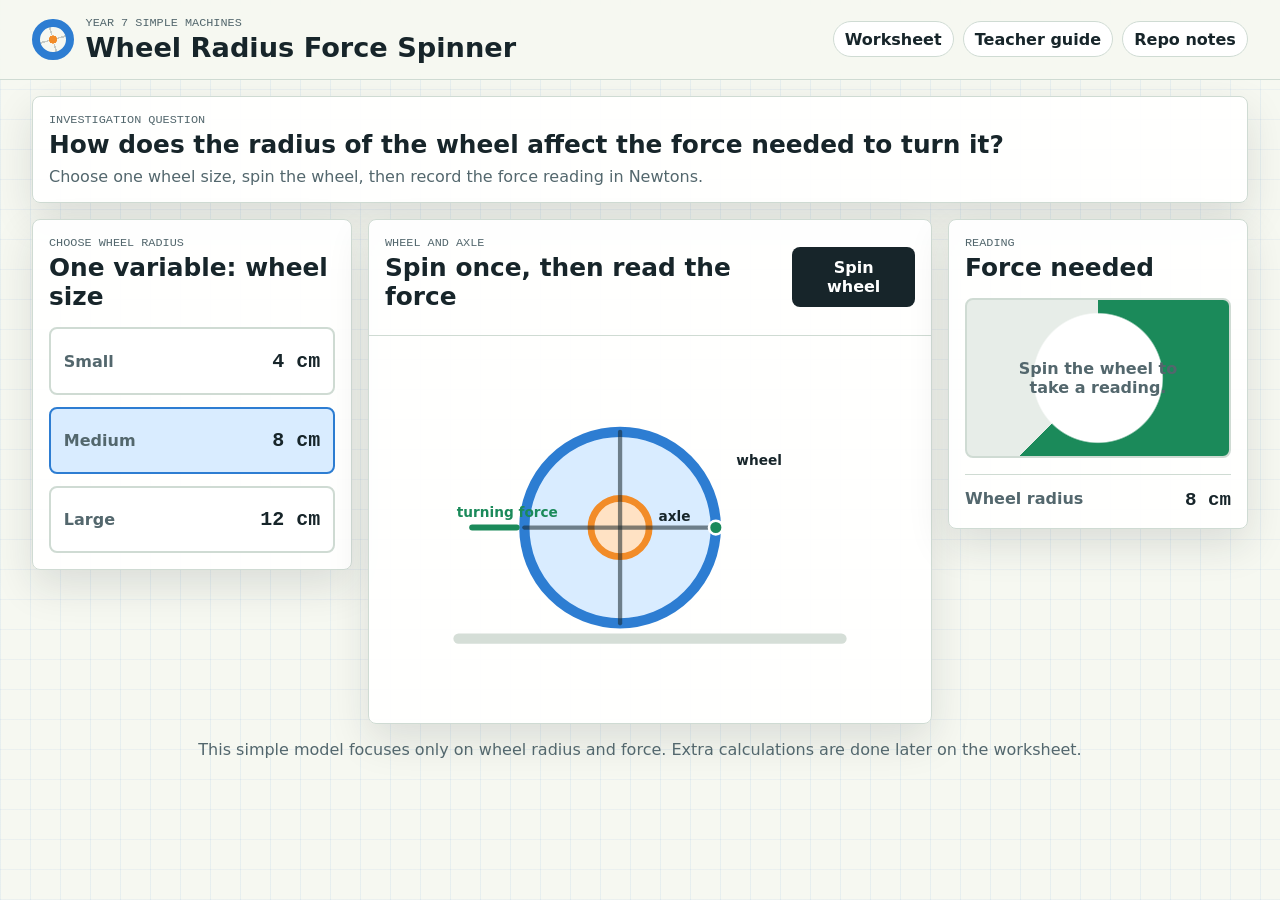
<file: index.html>
<!doctype html>
<html lang="en">
<head>
  <meta charset="utf-8">
  <meta name="viewport" content="width=device-width, initial-scale=1">
  <title>Wheel Radius Force Spinner</title>
  <meta name="description" content="A simple Year 7 wheel-and-axle simulator focused on wheel radius and force in Newtons.">
  <link rel="icon" href="favicon.svg" type="image/svg+xml">
  <link rel="stylesheet" href="styles.css">
</head>
<body>
  <a class="skip-link" href="#simulator">Skip to simulator</a>

  <header class="topbar">
    <div class="brand">
      <span class="brand-icon" aria-hidden="true"></span>
      <div>
        <p class="eyebrow">Year 7 simple machines</p>
        <h1>Wheel Radius Force Spinner</h1>
      </div>
    </div>
    <nav aria-label="Lesson resources">
      <a href="worksheet.html">Worksheet</a>
      <a href="teacher-guide.html">Teacher guide</a>
      <a href="README.md">Repo notes</a>
    </nav>
  </header>

  <main id="simulator" class="sim-shell">
    <section class="intro">
      <p class="eyebrow">Investigation question</p>
      <h2>How does the radius of the wheel affect the force needed to turn it?</h2>
      <p>Choose one wheel size, spin the wheel, then record the force reading in Newtons.</p>
    </section>

    <section class="radius-panel" aria-labelledby="radius-title">
      <p class="eyebrow">Choose wheel radius</p>
      <h2 id="radius-title">One variable: wheel size</h2>
      <div class="radius-options" role="radiogroup" aria-label="Wheel radius">
        <button class="radius-option" type="button" data-radius="4" aria-pressed="false">
          <span>Small</span>
          <strong>4 cm</strong>
        </button>
        <button class="radius-option is-selected" type="button" data-radius="8" aria-pressed="true">
          <span>Medium</span>
          <strong>8 cm</strong>
        </button>
        <button class="radius-option" type="button" data-radius="12" aria-pressed="false">
          <span>Large</span>
          <strong>12 cm</strong>
        </button>
      </div>
    </section>

    <section class="machine-panel" aria-labelledby="machine-title">
      <div class="machine-heading">
        <div>
          <p class="eyebrow">Wheel and axle</p>
          <h2 id="machine-title">Spin once, then read the force</h2>
        </div>
        <button id="spinButton" class="spin-button" type="button">Spin wheel</button>
      </div>

      <div class="machine-stage">
        <svg class="machine-svg" viewBox="0 0 620 420" role="img" aria-labelledby="svgTitle svgDesc">
          <title id="svgTitle">Wheel and axle model</title>
          <desc id="svgDesc">A wheel attached to a smaller axle. The wheel size changes when a radius option is selected.</desc>
          <g class="ground">
            <line x1="86" y1="340" x2="534" y2="340"></line>
          </g>
          <g id="rotor" class="rotor">
            <circle id="wheel" class="wheel" cx="275" cy="210" r="112"></circle>
            <circle id="axle" class="axle" cx="275" cy="210" r="34"></circle>
            <line id="spokeOne" class="spoke" x1="163" y1="210" x2="387" y2="210"></line>
            <line id="spokeTwo" class="spoke" x1="275" y1="98" x2="275" y2="322"></line>
            <circle id="rimDot" class="rim-dot" cx="387" cy="210" r="8"></circle>
          </g>
          <text id="wheelLabel" class="svg-label" x="410" y="122">wheel</text>
          <text class="svg-label" x="320" y="202">axle</text>
          <path class="force-line" d="M 102 210 L 154 210"></path>
          <text class="svg-label force-label" x="84" y="198">turning force</text>
        </svg>
      </div>
    </section>

    <aside class="reading-panel" aria-labelledby="reading-title">
      <p class="eyebrow">Reading</p>
      <h2 id="reading-title">Force needed</h2>
      <div class="gauge" aria-live="polite">
        <span id="readingPrompt">Spin the wheel to take a reading.</span>
        <strong id="forceReading" hidden>15 N</strong>
      </div>
      <dl class="selected-radius">
        <div>
          <dt>Wheel radius</dt>
          <dd id="radiusReading">8 cm</dd>
        </div>
      </dl>
    </aside>
  </main>

  <footer class="footer-note">
    <p>This simple model focuses only on wheel radius and force. Extra calculations are done later on the worksheet.</p>
  </footer>

  <script src="model.js"></script>
  <script src="script.js"></script>
</body>
</html>
</file>
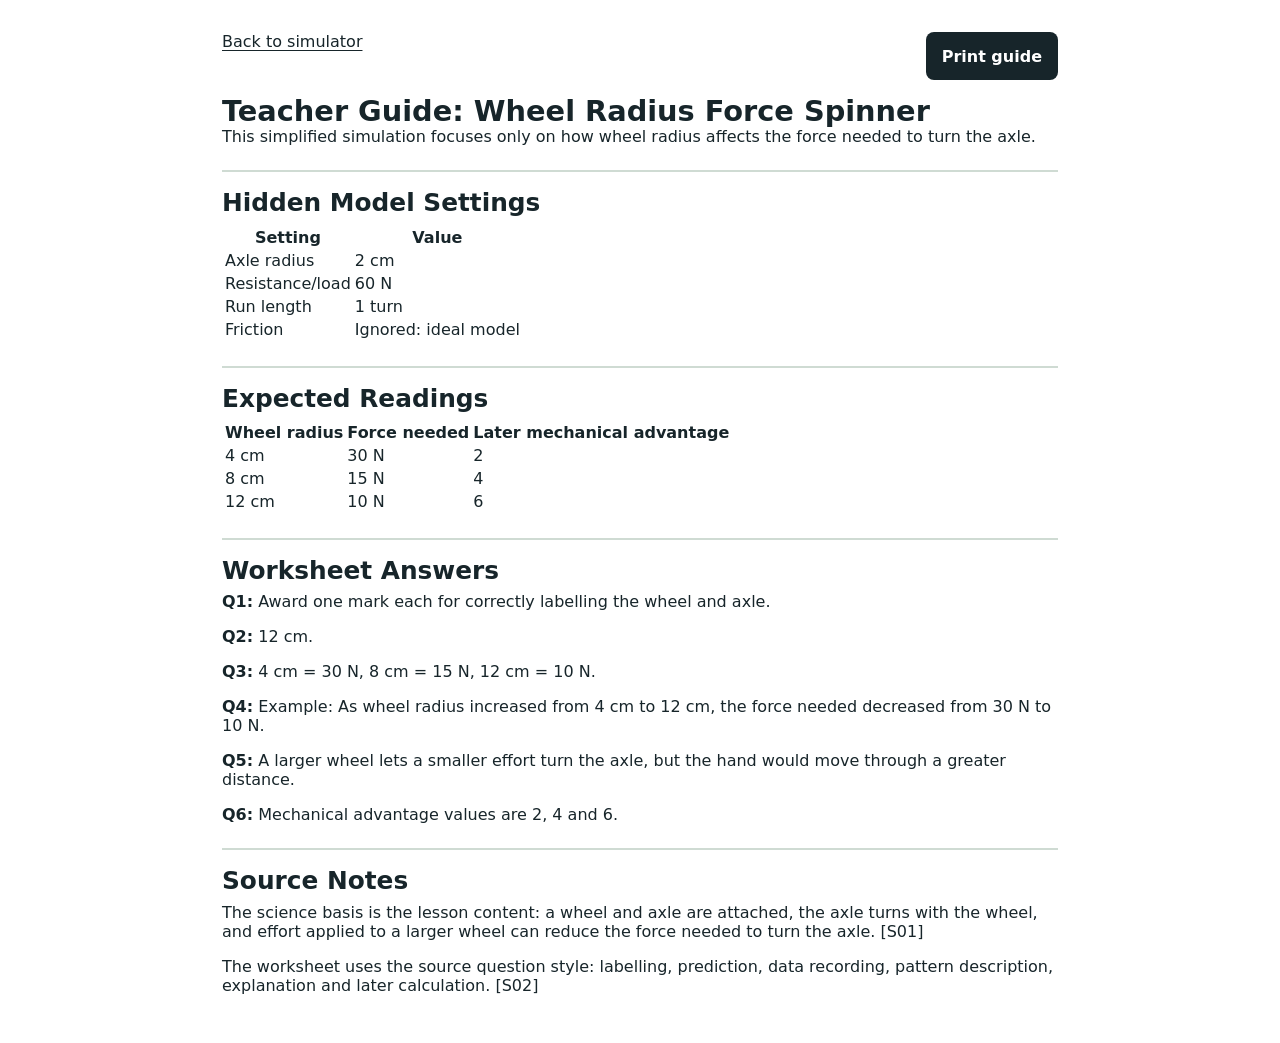
<file: teacher-guide.html>
<!doctype html>
<html lang="en">
<head>
  <meta charset="utf-8">
  <meta name="viewport" content="width=device-width, initial-scale=1">
  <title>Teacher Guide - Wheel Radius Force Spinner</title>
  <link rel="icon" href="favicon.svg" type="image/svg+xml">
  <link rel="stylesheet" href="styles.css">
  <style>
    body { background: #fff; }
    .guide { max-width: 900px; margin: 0 auto; padding: 2rem; }
    .guide h1 { font-size: 1.8rem; }
    .guide h2 { margin-top: 1.5rem; border-top: 2px solid var(--line); padding-top: 1rem; }
    .print-actions { display: flex; justify-content: space-between; gap: 1rem; margin-bottom: 1rem; }
    .guide table { min-width: 0; }
    @media print {
      .print-actions { display: none; }
      .guide { padding: 0; }
      a { color: inherit; text-decoration: none; }
    }
  </style>
</head>
<body>
  <main class="guide">
    <div class="print-actions">
      <a href="index.html">Back to simulator</a>
      <button class="spin-button" onclick="window.print()" type="button">Print guide</button>
    </div>

    <h1>Teacher Guide: Wheel Radius Force Spinner</h1>
    <p>This simplified simulation focuses only on how wheel radius affects the force needed to turn the axle.</p>

    <h2>Hidden Model Settings</h2>
    <table>
      <thead><tr><th>Setting</th><th>Value</th></tr></thead>
      <tbody>
        <tr><td>Axle radius</td><td>2 cm</td></tr>
        <tr><td>Resistance/load</td><td>60 N</td></tr>
        <tr><td>Run length</td><td>1 turn</td></tr>
        <tr><td>Friction</td><td>Ignored: ideal model</td></tr>
      </tbody>
    </table>

    <h2>Expected Readings</h2>
    <table>
      <thead><tr><th>Wheel radius</th><th>Force needed</th><th>Later mechanical advantage</th></tr></thead>
      <tbody>
        <tr><td>4 cm</td><td>30 N</td><td>2</td></tr>
        <tr><td>8 cm</td><td>15 N</td><td>4</td></tr>
        <tr><td>12 cm</td><td>10 N</td><td>6</td></tr>
      </tbody>
    </table>

    <h2>Worksheet Answers</h2>
    <p><strong>Q1:</strong> Award one mark each for correctly labelling the wheel and axle.</p>
    <p><strong>Q2:</strong> 12 cm.</p>
    <p><strong>Q3:</strong> 4 cm = 30 N, 8 cm = 15 N, 12 cm = 10 N.</p>
    <p><strong>Q4:</strong> Example: As wheel radius increased from 4 cm to 12 cm, the force needed decreased from 30 N to 10 N.</p>
    <p><strong>Q5:</strong> A larger wheel lets a smaller effort turn the axle, but the hand would move through a greater distance.</p>
    <p><strong>Q6:</strong> Mechanical advantage values are 2, 4 and 6.</p>

    <h2>Source Notes</h2>
    <p>The science basis is the lesson content: a wheel and axle are attached, the axle turns with the wheel, and effort applied to a larger wheel can reduce the force needed to turn the axle. [S01]</p>
    <p>The worksheet uses the source question style: labelling, prediction, data recording, pattern description, explanation and later calculation. [S02]</p>
  </main>
</body>
</html>
</file>
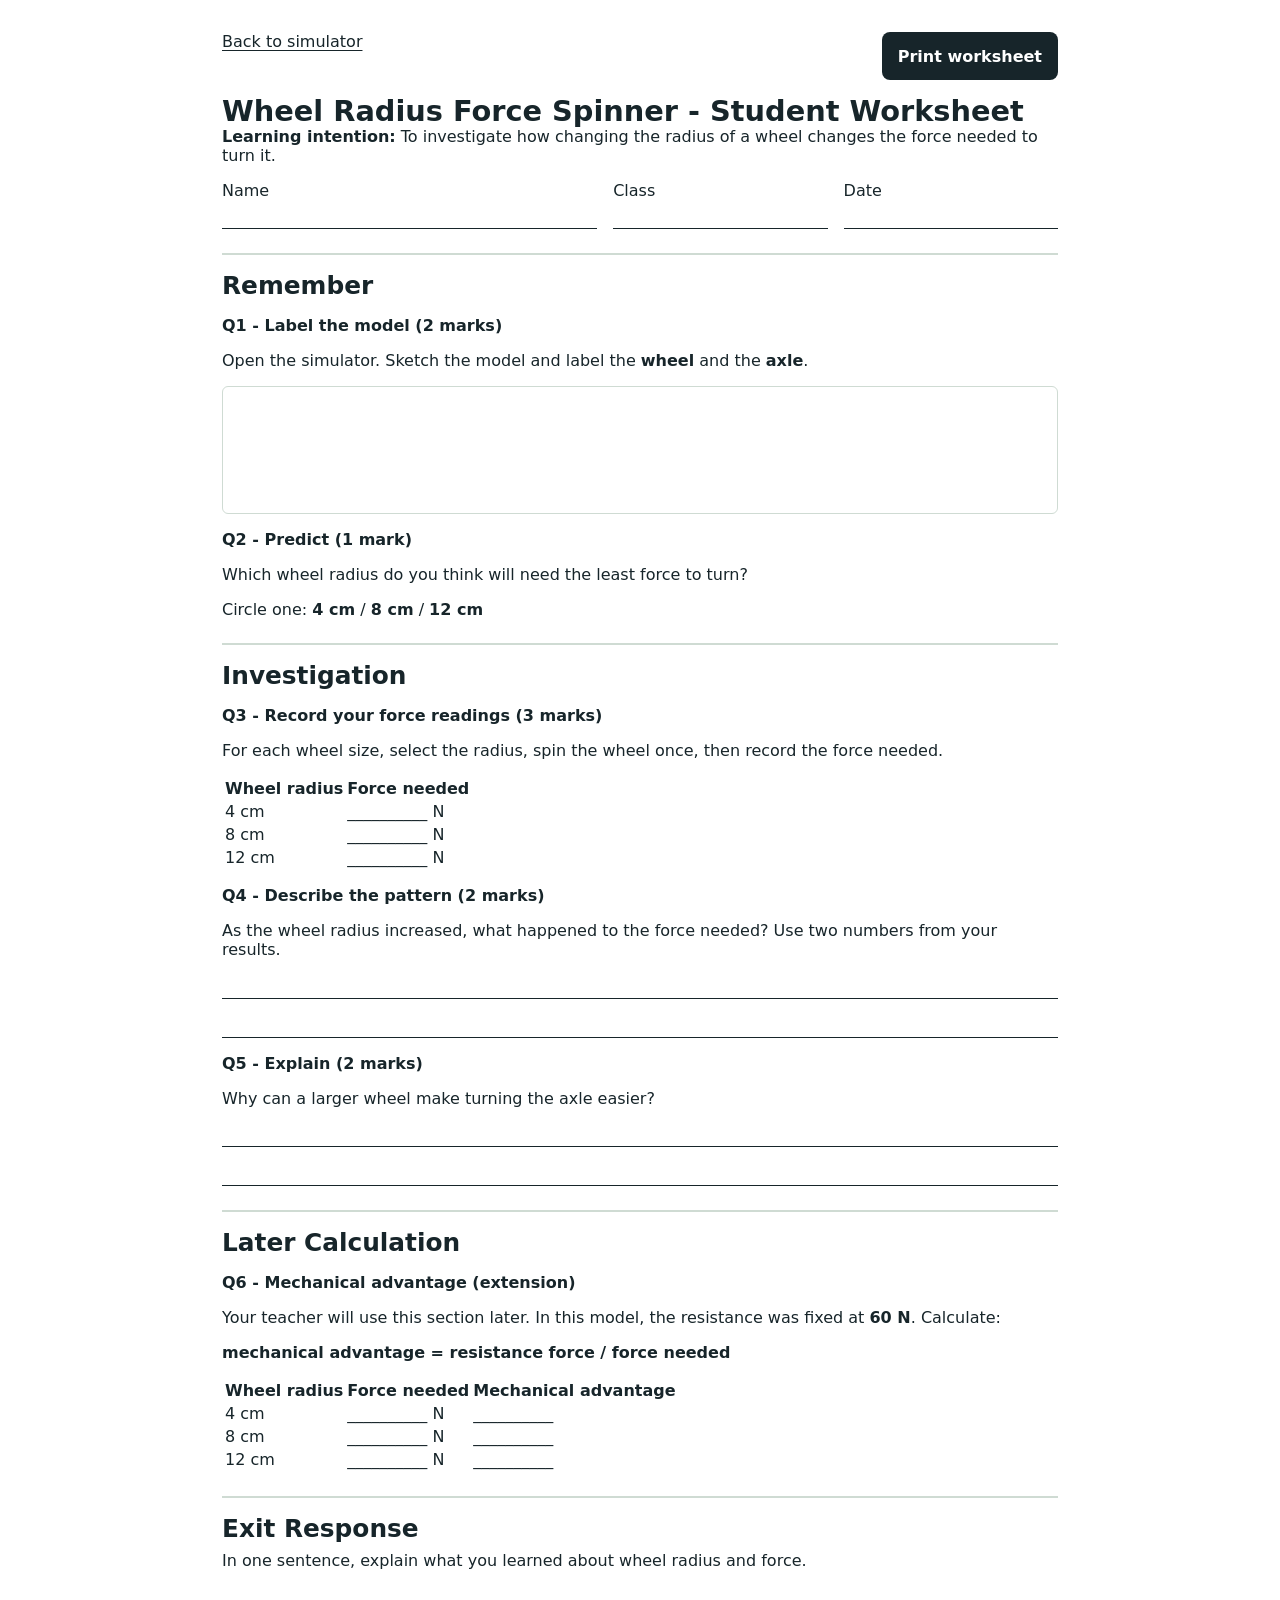
<file: worksheet.html>
<!doctype html>
<html lang="en">
<head>
  <meta charset="utf-8">
  <meta name="viewport" content="width=device-width, initial-scale=1">
  <title>Worksheet - Wheel Radius Force Spinner</title>
  <link rel="icon" href="favicon.svg" type="image/svg+xml">
  <link rel="stylesheet" href="styles.css">
  <style>
    body { background: #fff; }
    .sheet { max-width: 900px; margin: 0 auto; padding: 2rem; }
    .sheet h1 { font-size: 1.8rem; }
    .sheet h2 { margin-top: 1.5rem; border-top: 2px solid var(--line); padding-top: 1rem; }
    .meta { display: grid; grid-template-columns: 1.4fr .8fr .8fr; gap: 1rem; margin: 1rem 0; }
    .line { border-bottom: 1px solid var(--ink); min-height: 1.8rem; }
    .question { margin: 1rem 0; }
    .answer-lines { display: grid; gap: 1rem; margin-top: .7rem; }
    .answer-lines span { border-bottom: 1px solid var(--ink); min-height: 1.45rem; }
    .blank-box { height: 8rem; border: 1px solid var(--line); border-radius: 6px; }
    .print-actions { display: flex; justify-content: space-between; gap: 1rem; margin-bottom: 1rem; }
    .sheet table { min-width: 0; }
    @media (max-width: 650px) {
      .sheet { padding: 1rem; }
      .meta { grid-template-columns: 1fr; }
    }
    @media print {
      .print-actions { display: none; }
      .sheet { padding: 0; }
      a { color: inherit; text-decoration: none; }
    }
  </style>
</head>
<body>
  <main class="sheet">
    <div class="print-actions">
      <a href="index.html">Back to simulator</a>
      <button class="spin-button" onclick="window.print()" type="button">Print worksheet</button>
    </div>

    <h1>Wheel Radius Force Spinner - Student Worksheet</h1>
    <p><strong>Learning intention:</strong> To investigate how changing the radius of a wheel changes the force needed to turn it.</p>

    <div class="meta">
      <div>Name <div class="line"></div></div>
      <div>Class <div class="line"></div></div>
      <div>Date <div class="line"></div></div>
    </div>

    <h2>Remember</h2>

    <div class="question">
      <p><strong>Q1 - Label the model (2 marks)</strong></p>
      <p>Open the simulator. Sketch the model and label the <strong>wheel</strong> and the <strong>axle</strong>.</p>
      <div class="blank-box"></div>
    </div>

    <div class="question">
      <p><strong>Q2 - Predict (1 mark)</strong></p>
      <p>Which wheel radius do you think will need the least force to turn?</p>
      <p>Circle one: <strong>4 cm</strong> / <strong>8 cm</strong> / <strong>12 cm</strong></p>
    </div>

    <h2>Investigation</h2>

    <div class="question">
      <p><strong>Q3 - Record your force readings (3 marks)</strong></p>
      <p>For each wheel size, select the radius, spin the wheel once, then record the force needed.</p>
      <table>
        <thead>
          <tr><th>Wheel radius</th><th>Force needed</th></tr>
        </thead>
        <tbody>
          <tr><td>4 cm</td><td>__________ N</td></tr>
          <tr><td>8 cm</td><td>__________ N</td></tr>
          <tr><td>12 cm</td><td>__________ N</td></tr>
        </tbody>
      </table>
    </div>

    <div class="question">
      <p><strong>Q4 - Describe the pattern (2 marks)</strong></p>
      <p>As the wheel radius increased, what happened to the force needed? Use two numbers from your results.</p>
      <div class="answer-lines"><span></span><span></span></div>
    </div>

    <div class="question">
      <p><strong>Q5 - Explain (2 marks)</strong></p>
      <p>Why can a larger wheel make turning the axle easier?</p>
      <div class="answer-lines"><span></span><span></span></div>
    </div>

    <h2>Later Calculation</h2>

    <div class="question">
      <p><strong>Q6 - Mechanical advantage (extension)</strong></p>
      <p>Your teacher will use this section later. In this model, the resistance was fixed at <strong>60 N</strong>. Calculate:</p>
      <p><strong>mechanical advantage = resistance force / force needed</strong></p>
      <table>
        <thead>
          <tr><th>Wheel radius</th><th>Force needed</th><th>Mechanical advantage</th></tr>
        </thead>
        <tbody>
          <tr><td>4 cm</td><td>__________ N</td><td>__________</td></tr>
          <tr><td>8 cm</td><td>__________ N</td><td>__________</td></tr>
          <tr><td>12 cm</td><td>__________ N</td><td>__________</td></tr>
        </tbody>
      </table>
    </div>

    <h2>Exit Response</h2>
    <p>In one sentence, explain what you learned about wheel radius and force.</p>
    <div class="answer-lines"><span></span><span></span></div>
  </main>
</body>
</html>
</file>
<file: styles.css>
:root {
  --ink: #17252a;
  --muted: #53676d;
  --paper: #f6f8f1;
  --panel: #ffffff;
  --line: #cfdbd3;
  --wheel: #2d7dd2;
  --wheel-soft: #d9ecff;
  --axle: #f28c28;
  --axle-soft: #ffe2c4;
  --force: #1b8a5a;
  --berry: #7d4aa5;
  --shadow: 0 16px 42px rgba(23, 37, 42, 0.12);
  --radius: 8px;
  --mono: "SFMono-Regular", Consolas, "Liberation Mono", monospace;
}

* {
  box-sizing: border-box;
}

body {
  margin: 0;
  min-width: 320px;
  color: var(--ink);
  font-family: "Aptos", "Segoe UI", system-ui, sans-serif;
  letter-spacing: 0;
  background:
    linear-gradient(90deg, rgba(45, 125, 210, 0.08) 1px, transparent 1px),
    linear-gradient(0deg, rgba(45, 125, 210, 0.06) 1px, transparent 1px),
    var(--paper);
  background-size: 30px 30px;
}

button,
a {
  touch-action: manipulation;
}

button {
  font: inherit;
  cursor: pointer;
}

a {
  color: var(--ink);
  text-underline-offset: 0.18em;
}

button:focus-visible,
a:focus-visible {
  outline: 3px solid rgba(242, 140, 40, 0.55);
  outline-offset: 3px;
}

h1,
h2,
p {
  margin-top: 0;
}

h1 {
  margin-bottom: 0;
  font-size: clamp(1.15rem, 2.2vw, 1.7rem);
  line-height: 1.08;
}

h2 {
  margin-bottom: 0.45rem;
  font-size: clamp(1.15rem, 2vw, 1.55rem);
  line-height: 1.18;
}

.skip-link {
  position: absolute;
  top: 0.75rem;
  left: 0.75rem;
  z-index: 20;
  transform: translateY(-140%);
  background: var(--ink);
  color: #fff;
  padding: 0.5rem 0.75rem;
  border-radius: 6px;
}

.skip-link:focus {
  transform: translateY(0);
}

.topbar {
  display: flex;
  align-items: center;
  justify-content: space-between;
  gap: 1rem;
  padding: 1rem clamp(1rem, 3vw, 2rem);
  background: rgba(246, 248, 241, 0.94);
  border-bottom: 1px solid var(--line);
  backdrop-filter: blur(14px);
  position: sticky;
  top: 0;
  z-index: 5;
}

.brand {
  display: flex;
  align-items: center;
  gap: 0.75rem;
  min-width: 0;
}

.brand-icon {
  flex: 0 0 auto;
  width: 2.6rem;
  aspect-ratio: 1;
  border-radius: 50%;
  border: 8px solid var(--wheel);
  background:
    radial-gradient(circle at center, var(--axle) 0 22%, transparent 23%),
    conic-gradient(from 0deg, transparent 0 70deg, rgba(23, 37, 42, 0.22) 70deg 80deg, transparent 80deg 160deg, rgba(23, 37, 42, 0.22) 160deg 170deg, transparent 170deg 250deg, rgba(23, 37, 42, 0.22) 250deg 260deg, transparent 260deg 340deg, rgba(23, 37, 42, 0.22) 340deg 350deg, transparent 350deg);
}

.eyebrow {
  margin-bottom: 0.2rem;
  color: var(--muted);
  font-family: var(--mono);
  font-size: 0.74rem;
  line-height: 1.2;
  text-transform: uppercase;
}

nav {
  display: flex;
  flex-wrap: wrap;
  justify-content: flex-end;
  gap: 0.55rem;
}

nav a {
  display: inline-flex;
  min-height: 2.25rem;
  align-items: center;
  border: 1px solid var(--line);
  border-radius: 999px;
  background: #fff;
  padding: 0.4rem 0.7rem;
  font-weight: 700;
  text-decoration: none;
}

.sim-shell {
  display: grid;
  grid-template-columns: minmax(250px, 320px) minmax(360px, 1fr) minmax(230px, 300px);
  gap: 1rem;
  padding: 1rem clamp(1rem, 3vw, 2rem);
}

.intro,
.radius-panel,
.machine-panel,
.reading-panel {
  background: rgba(255, 255, 255, 0.96);
  border: 1px solid var(--line);
  border-radius: var(--radius);
  box-shadow: var(--shadow);
}

.intro {
  grid-column: 1 / -1;
  padding: 1rem;
}

.intro p:last-child {
  margin-bottom: 0;
  color: var(--muted);
}

.radius-panel,
.reading-panel {
  align-self: start;
  padding: 1rem;
}

.radius-options {
  display: grid;
  gap: 0.75rem;
  margin-top: 1rem;
}

.radius-option {
  display: flex;
  align-items: center;
  justify-content: space-between;
  gap: 0.75rem;
  width: 100%;
  min-height: 4.2rem;
  border: 2px solid var(--line);
  border-radius: var(--radius);
  background: #fff;
  color: var(--ink);
  padding: 0.8rem;
  text-align: left;
}

.radius-option span {
  color: var(--muted);
  font-weight: 800;
}

.radius-option strong {
  font-family: var(--mono);
  font-size: 1.25rem;
}

.radius-option.is-selected {
  border-color: var(--wheel);
  background: var(--wheel-soft);
}

.machine-panel {
  overflow: hidden;
}

.machine-heading {
  display: flex;
  align-items: center;
  justify-content: space-between;
  gap: 1rem;
  padding: 1rem;
  border-bottom: 1px solid var(--line);
}

.spin-button {
  min-height: 3rem;
  border: 0;
  border-radius: var(--radius);
  background: var(--ink);
  color: #fff;
  padding: 0.7rem 1rem;
  font-weight: 900;
}

.machine-stage {
  padding: 0.75rem 1rem 1rem;
}

.machine-svg {
  display: block;
  width: 100%;
  min-height: 320px;
  aspect-ratio: 620 / 420;
}

.ground line {
  stroke: #d5ded7;
  stroke-width: 12;
  stroke-linecap: round;
}

.wheel {
  fill: var(--wheel-soft);
  stroke: var(--wheel);
  stroke-width: 12;
  transition: r 220ms ease;
}

.axle {
  fill: var(--axle-soft);
  stroke: var(--axle);
  stroke-width: 8;
}

.spoke {
  stroke: rgba(23, 37, 42, 0.55);
  stroke-width: 5;
  stroke-linecap: round;
  transition: x1 220ms ease, x2 220ms ease, y1 220ms ease, y2 220ms ease;
}

.rim-dot {
  fill: var(--force);
  stroke: #fff;
  stroke-width: 3;
  transition: cx 220ms ease;
}

.rotor.is-spinning {
  transform-box: fill-box;
  transform-origin: center;
  animation: spinOnce 950ms cubic-bezier(.2, .75, .15, 1);
}

.svg-label {
  fill: var(--ink);
  font-size: 1rem;
  font-weight: 900;
}

.force-label {
  fill: var(--force);
}

.force-line {
  fill: none;
  stroke: var(--force);
  stroke-width: 7;
  stroke-linecap: round;
}

.reading-panel {
  min-height: 310px;
}

.gauge {
  display: grid;
  min-height: 10rem;
  place-items: center;
  margin-top: 1rem;
  border: 2px solid var(--line);
  border-radius: var(--radius);
  background:
    radial-gradient(circle at center, #fff 0 42%, transparent 43%),
    conic-gradient(var(--force) 0 225deg, #e7ede8 225deg);
  text-align: center;
}

.gauge span {
  max-width: 11rem;
  color: var(--muted);
  font-weight: 800;
}

.gauge strong {
  font-family: var(--mono);
  font-size: clamp(2.5rem, 7vw, 4.6rem);
  line-height: 1;
}

.selected-radius {
  margin: 1rem 0 0;
}

.selected-radius div {
  display: flex;
  justify-content: space-between;
  gap: 1rem;
  border-top: 1px solid var(--line);
  padding-top: 0.85rem;
}

.selected-radius dt {
  color: var(--muted);
  font-weight: 800;
}

.selected-radius dd {
  margin: 0;
  font-family: var(--mono);
  font-size: 1.2rem;
  font-weight: 900;
}

.footer-note {
  padding: 0 2rem 2rem;
  color: var(--muted);
  text-align: center;
}

[hidden] {
  display: none !important;
}

@keyframes spinOnce {
  from { transform: rotate(0deg); }
  to { transform: rotate(360deg); }
}

@media (max-width: 980px) {
  .sim-shell {
    grid-template-columns: 1fr;
  }

  .radius-options {
    grid-template-columns: repeat(3, 1fr);
  }
}

@media (max-width: 650px) {
  .topbar,
  .machine-heading {
    display: block;
  }

  nav {
    justify-content: flex-start;
    margin-top: 0.85rem;
  }

  .sim-shell {
    padding: 0.75rem;
  }

  .radius-options {
    grid-template-columns: 1fr;
  }

  .spin-button {
    width: 100%;
    margin-top: 0.85rem;
  }
}

@media (prefers-reduced-motion: reduce) {
  .rotor.is-spinning {
    animation-duration: 1ms;
  }

  .wheel,
  .spoke,
  .rim-dot {
    transition: none;
  }
}

@media print {
  .topbar,
  .radius-panel,
  .spin-button,
  .footer-note {
    display: none;
  }

  body {
    background: #fff;
  }

  .sim-shell {
    display: block;
  }

  .intro,
  .machine-panel,
  .reading-panel {
    box-shadow: none;
    break-inside: avoid;
  }
}
</file>
